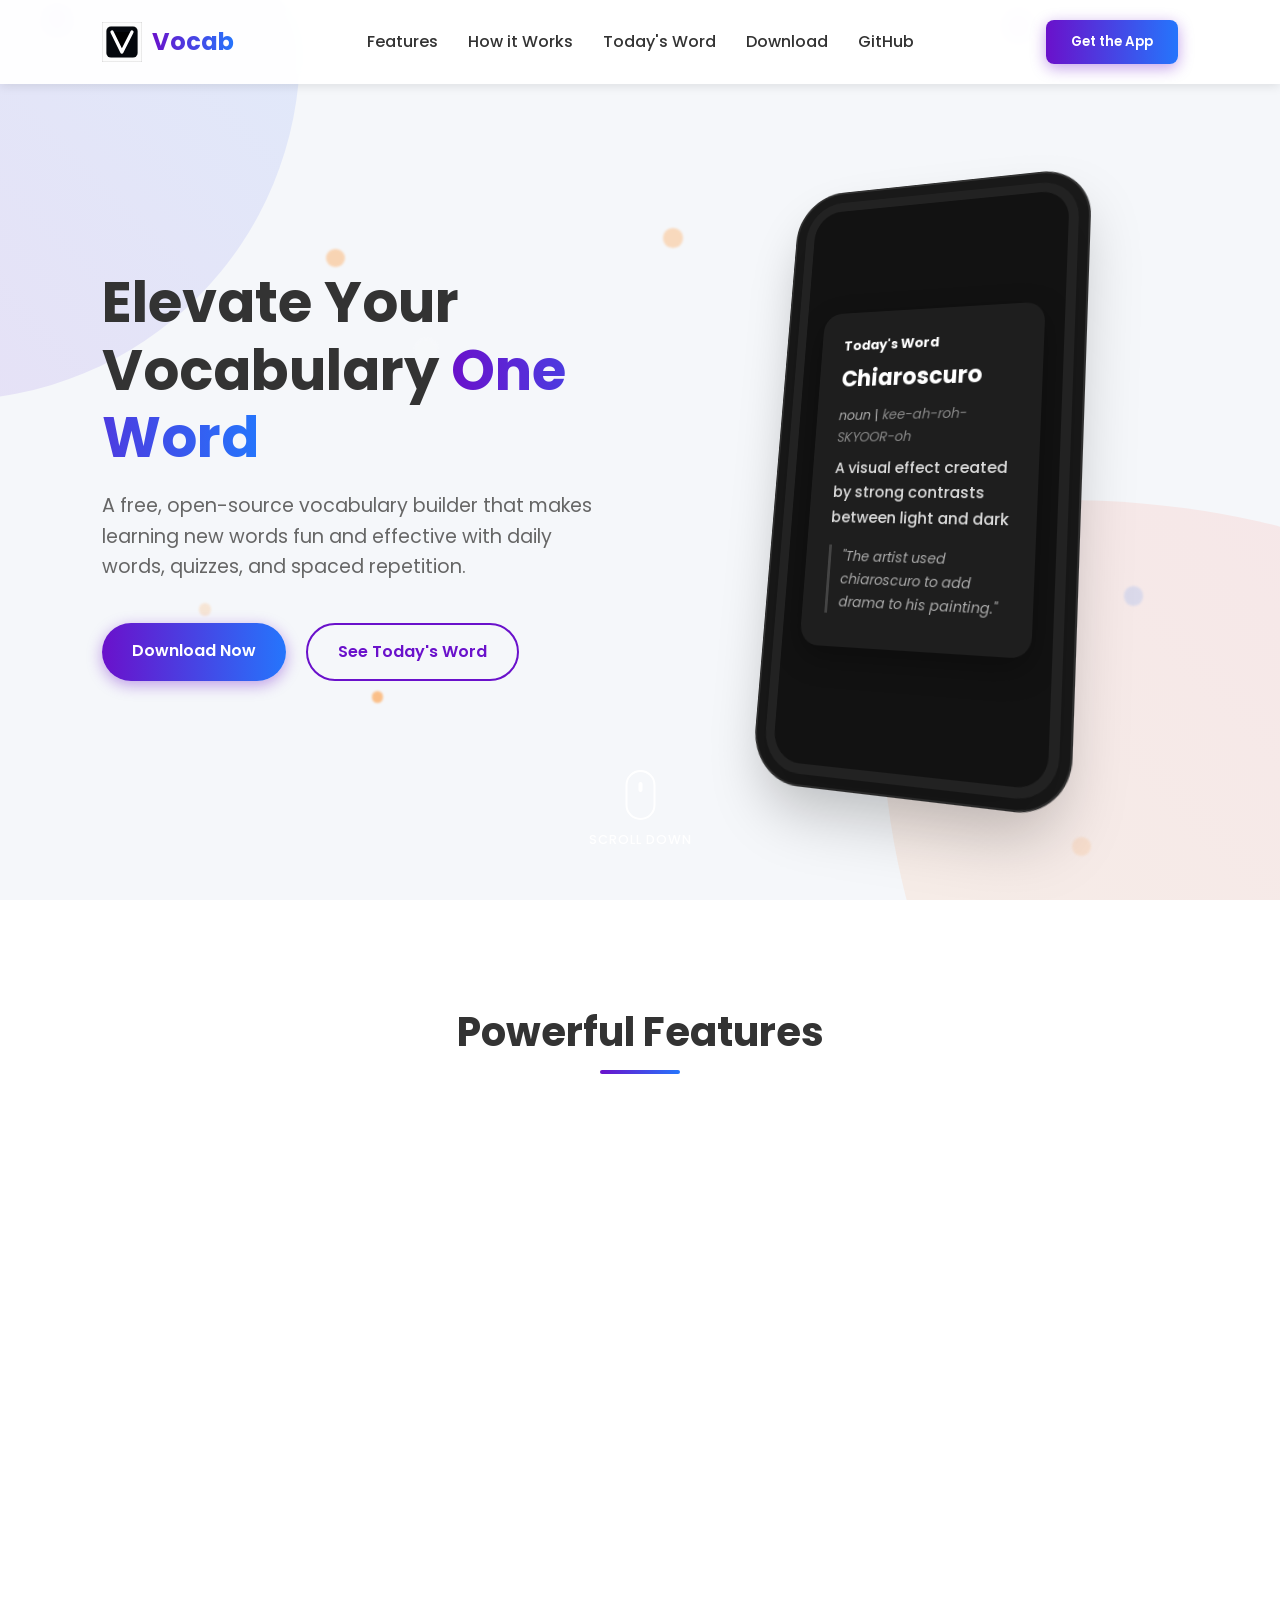
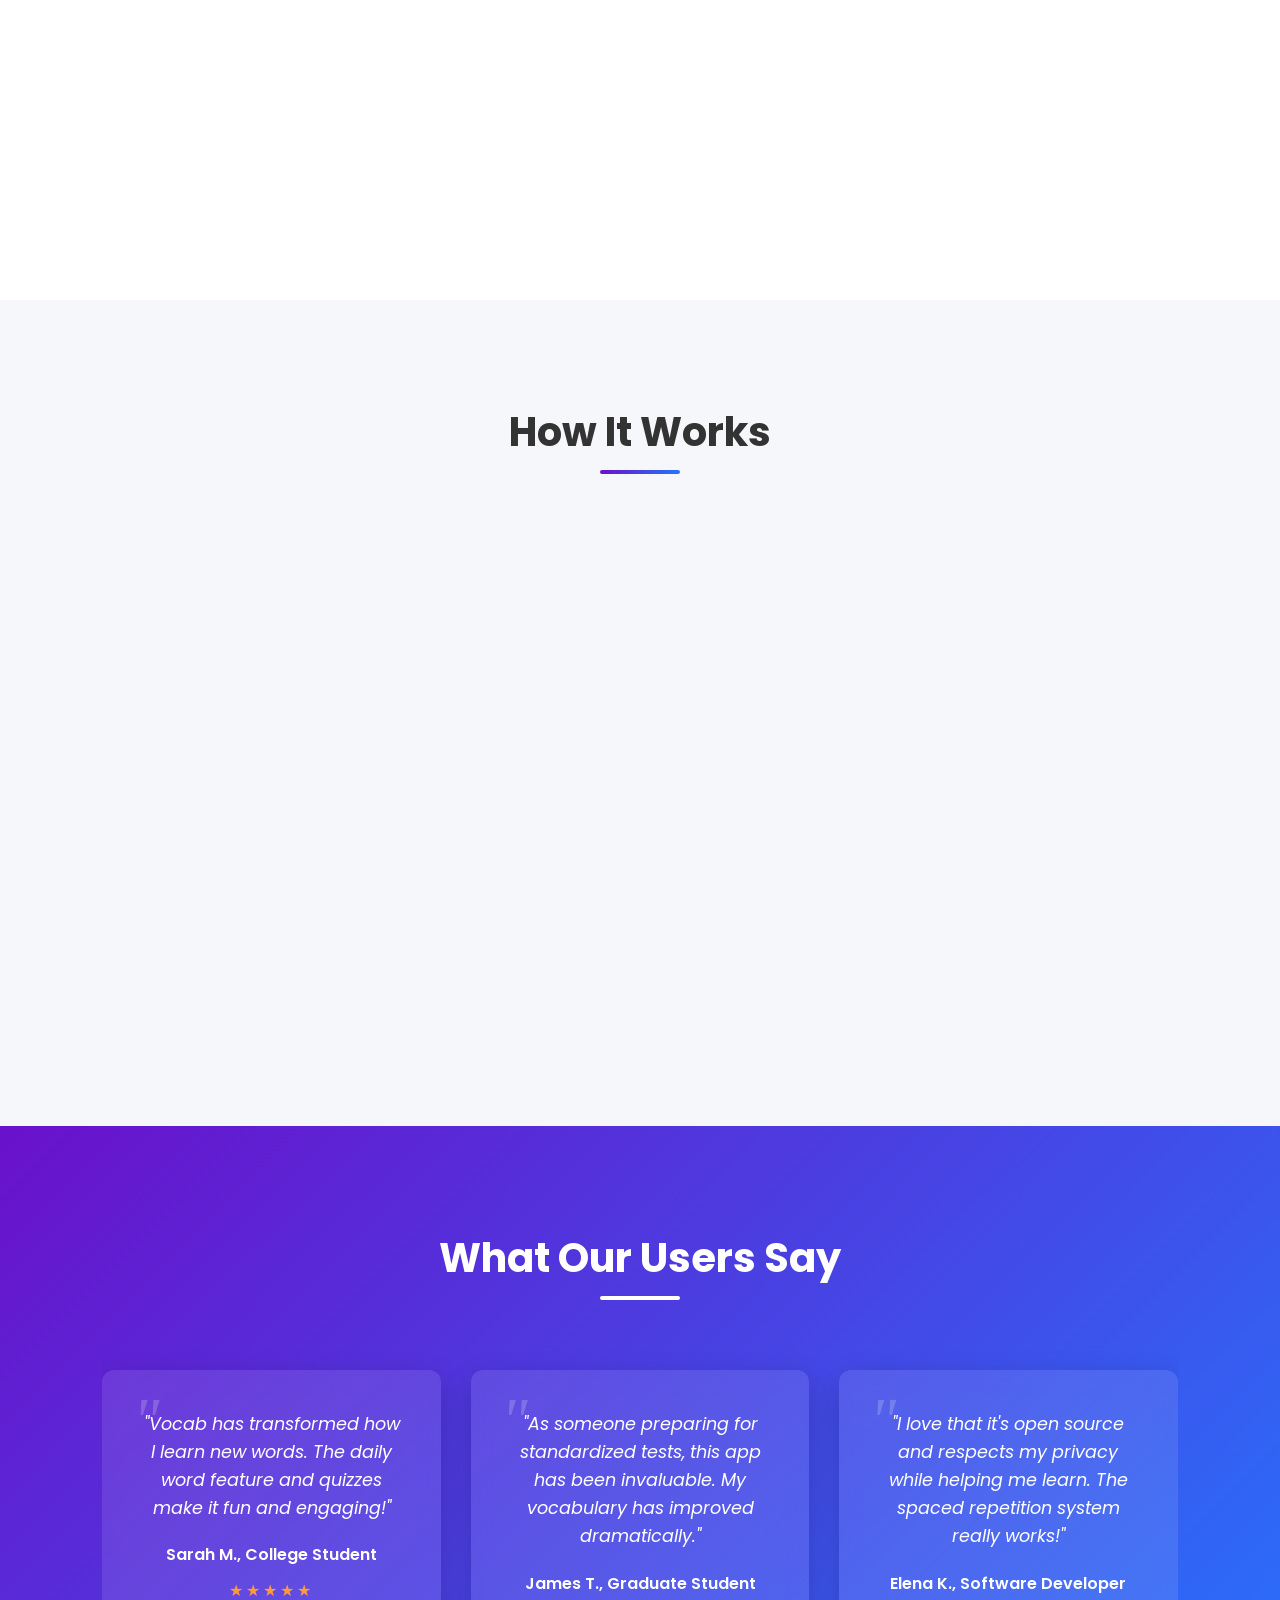
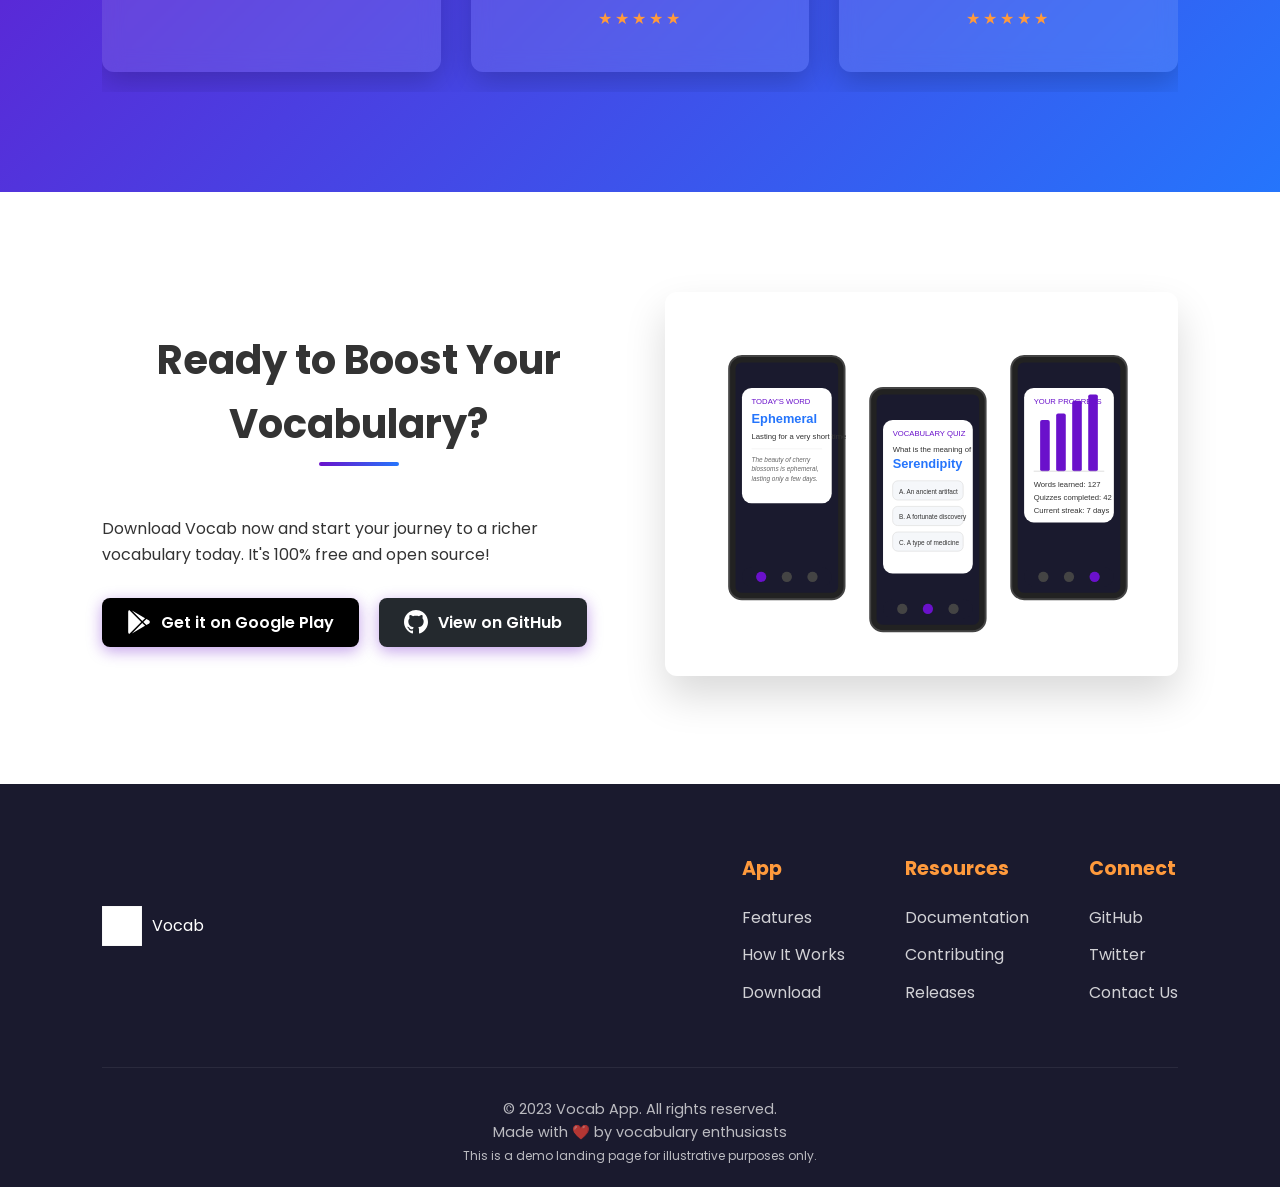
<file: index.html>
<!DOCTYPE html>
<html lang="en">
<head>
    <meta charset="UTF-8">
    <meta name="viewport" content="width=device-width, initial-scale=1.0">
    <title>Vocab - Boost Your Vocabulary Daily</title>
    <link rel="stylesheet" href="styles.css">
    <link rel="icon" href="v-bold.svg" type="image/svg+xml">
    <link rel="preconnect" href="https://fonts.googleapis.com">
    <link rel="preconnect" href="https://fonts.gstatic.com" crossorigin>
    <link href="https://fonts.googleapis.com/css2?family=Poppins:wght@300;400;500;600;700&display=swap" rel="stylesheet">
    <link rel="stylesheet" href="https://unpkg.com/aos@next/dist/aos.css" />
</head>
<body>
    <header>
        <nav>
            <div class="logo">
                <img src="v-bold.svg" alt="Vocab Logo">
                <span>Vocab</span>
            </div>
            <div class="nav-links">
                <a href="#features">Features</a>
                <a href="#how-it-works">How it Works</a>
                <a href="word-of-day.html">Today's Word</a>
                <a href="#download">Download</a>
                <a href="https://github.com/Eccys/vocab-boost" class="github-link">GitHub</a>
            </div>
            <button class="download-btn" onclick="window.location.href='#download'">Get the App</button>
        </nav>
    </header>

    <section class="hero">
        <div class="hero-content">
            <h1>Elevate Your Vocabulary <span class="gradient-text">One Word at a Time</span></h1>
            <p class="subtitle">A free, open-source vocabulary builder that makes learning new words fun and effective with daily words, quizzes, and spaced repetition.</p>
            <div class="cta-buttons">
                <a href="#download" class="primary-btn">Download Now</a>
                <a href="word-of-day.html" class="secondary-btn">See Today's Word</a>
            </div>
        </div>
        <div class="hero-image">
            <div class="phone-mockup">
                <div class="phone-frame">
                    <div class="app-screenshot">
                        <div class="app-content">
                            <div class="word-card">
                                <h3>Today's Word</h3>
                                <h2>Chiaroscuro</h2>
                                <p><em>noun</em> | <span class="pronunciation">kee-ah-roh-SKYOOR-oh</span></p>
                                <p class="definition">A visual effect created by strong contrasts between light and dark</p>
                                <div class="example">
                                    <p>"The artist used chiaroscuro to add drama to his painting."</p>
                                </div>
                            </div>
                        </div>
                    </div>
                </div>
            </div>
        </div>
        <div class="shape shape1"></div>
        <div class="shape shape2"></div>
    </section>

    <section id="features" class="features">
        <h2 class="section-title">Powerful Features</h2>
        <div class="features-grid">
            <div class="feature-card" data-aos="fade-up">
                <div class="feature-icon">
                    <svg xmlns="http://www.w3.org/2000/svg" viewBox="0 0 24 24" width="48" height="48"><path fill="none" d="M0 0h24v24H0z"/><path d="M12 2c5.52 0 10 4.48 10 10s-4.48 10-10 10S2 17.52 2 12 6.48 2 12 2zm0 18c4.42 0 8-3.58 8-8s-3.58-8-8-8-8 3.58-8 8 3.58 8 8 8zm5-9h-4V7h-2v4H7v2h4v4h2v-4h4v-2z"/></svg>
                </div>
                <h3>Daily Word</h3>
                <p>Learn a new vocabulary word every day with comprehensive definitions, examples, and usage contexts.</p>
            </div>
            <div class="feature-card" data-aos="fade-up" data-aos-delay="100">
                <div class="feature-icon">
                    <svg xmlns="http://www.w3.org/2000/svg" viewBox="0 0 24 24" width="48" height="48"><path fill="none" d="M0 0h24v24H0z"/><path d="M4 4h16a2 2 0 0 1 2 2v12a2 2 0 0 1-2 2H4a2 2 0 0 1-2-2V6a2 2 0 0 1 2-2zm0 2v12h16V6H4zm3 3h2v6H7V9zm4 0h2v6h-2V9zm4 0h2v6h-2V9z"/></svg>
                </div>
                <h3>Interactive Quizzes</h3>
                <p>Test your knowledge with customizable quizzes based on your learning history.</p>
            </div>
            <div class="feature-card" data-aos="fade-up" data-aos-delay="200">
                <div class="feature-icon">
                    <svg xmlns="http://www.w3.org/2000/svg" viewBox="0 0 24 24" width="48" height="48"><path fill="none" d="M0 0h24v24H0z"/><path d="M12 22C6.477 22 2 17.523 2 12S6.477 2 12 2s10 4.477 10 10-4.477 10-10 10zm0-2a8 8 0 1 0 0-16 8 8 0 0 0 0 16zm1-8h4v2h-6V7h2v5z"/></svg>
                </div>
                <h3>Spaced Repetition</h3>
                <p>Advanced algorithm that optimizes vocabulary retention by scheduling reviews at optimal intervals.</p>
            </div>
            <div class="feature-card" data-aos="fade-up" data-aos-delay="300">
                <div class="feature-icon">
                    <svg xmlns="http://www.w3.org/2000/svg" viewBox="0 0 24 24" width="48" height="48"><path fill="none" d="M0 0h24v24H0z"/><path d="M5 3v16h16v2H3V3h2zm15.293 3.293l1.414 1.414L16 13.414l-3-2.999-4.293 4.292-1.414-1.414L13 7.586l3 2.999 4.293-4.292z"/></svg>
                </div>
                <h3>Progress Tracking</h3>
                <p>Detailed statistics to monitor your learning progress over time and stay motivated.</p>
            </div>
            <div class="feature-card" data-aos="fade-up" data-aos-delay="400">
                <div class="feature-icon">
                    <svg xmlns="http://www.w3.org/2000/svg" viewBox="0 0 24 24" width="48" height="48"><path fill="none" d="M0 0h24v24H0z"/><path d="M17 18v-2h.5a3.5 3.5 0 1 0-2.5-5.95V10a2 2 0 0 0-4 0v-.5a3.5 3.5 0 1 0-3.5 3.5H8v5H3v2h18v-2h-4zm-8-2v-3h-.5a1.5 1.5 0 1 1 1.5-1.5v1.5h2v3h3v-3h-.5a1.5 1.5 0 1 1 1.5-1.5v1.5h2v3h3v-3h-.5a3.5 3.5 0 1 0-3.5 3.5H16v2H8v-2z"/></svg>
                </div>
                <h3>Cross-Device Sync</h3>
                <p>Seamlessly sync your progress, bookmarks, and settings across multiple devices.</p>
            </div>
            <div class="feature-card" data-aos="fade-up" data-aos-delay="500">
                <div class="feature-icon">
                    <svg xmlns="http://www.w3.org/2000/svg" viewBox="0 0 24 24" width="48" height="48"><path fill="none" d="M0 0h24v24H0z"/><path d="M3 3h18a1 1 0 0 1 1 1v16a1 1 0 0 1-1 1H3a1 1 0 0 1-1-1V4a1 1 0 0 1 1-1zm17 8H4v8h16v-8zm0-2V5H4v4h16zm-5-3h4v2h-6V7h2v5z"/></svg>
                </div>
                <h3>Offline Mode</h3>
                <p>Full functionality available without internet connection for learning anytime, anywhere.</p>
            </div>
        </div>
    </section>

    <section id="how-it-works" class="how-it-works">
        <h2 class="section-title">How It Works</h2>
        <div class="steps">
            <div class="step" data-aos="fade-right">
                <div class="step-number">1</div>
                <div class="step-content">
                    <h3>Learn a New Word Daily</h3>
                    <p>Start each day with a new vocabulary word, complete with definition, pronunciation, and usage examples.</p>
                </div>
            </div>
            <div class="step" data-aos="fade-right" data-aos-delay="100">
                <div class="step-number">2</div>
                <div class="step-content">
                    <h3>Test Your Knowledge</h3>
                    <p>Take quizzes to reinforce your learning and commit words to long-term memory.</p>
                </div>
            </div>
            <div class="step" data-aos="fade-right" data-aos-delay="200">
                <div class="step-number">3</div>
                <div class="step-content">
                    <h3>Review at Optimal Times</h3>
                    <p>Our spaced repetition algorithm schedules reviews when you're most likely to forget, optimizing your retention.</p>
                </div>
            </div>
            <div class="step" data-aos="fade-right" data-aos-delay="300">
                <div class="step-number">4</div>
                <div class="step-content">
                    <h3>Track Your Progress</h3>
                    <p>Monitor your learning journey with detailed statistics and visualizations of your growing vocabulary.</p>
                </div>
            </div>
        </div>
    </section>

    <section class="testimonials">
        <h2 class="section-title">What Our Users Say</h2>
        <div class="testimonial-slider">
            <div class="testimonial">
                <div class="quote">"Vocab has transformed how I learn new words. The daily word feature and quizzes make it fun and engaging!"</div>
                <div class="author">Sarah M., College Student</div>
                <div class="rating">★★★★★</div>
            </div>
            <div class="testimonial">
                <div class="quote">"As someone preparing for standardized tests, this app has been invaluable. My vocabulary has improved dramatically."</div>
                <div class="author">James T., Graduate Student</div>
                <div class="rating">★★★★★</div>
            </div>
            <div class="testimonial">
                <div class="quote">"I love that it's open source and respects my privacy while helping me learn. The spaced repetition system really works!"</div>
                <div class="author">Elena K., Software Developer</div>
                <div class="rating">★★★★★</div>
            </div>
        </div>
    </section>

    <section id="download" class="download">
        <div class="download-content">
            <h2 class="section-title">Ready to Boost Your Vocabulary?</h2>
            <p>Download Vocab now and start your journey to a richer vocabulary today. It's 100% free and open source!</p>
            <div class="download-buttons">
                <a href="#" class="download-btn google-play">
                    <img src="images/google-play.svg" alt="Google Play">
                    <span>Get it on Google Play</span>
                </a>
                <a href="https://github.com/Eccys/vocab-boost" class="download-btn github">
                    <img src="images/github.svg" alt="GitHub">
                    <span>View on GitHub</span>
                </a>
            </div>
        </div>
        <div class="download-image">
            <img src="images/app-screens.svg" alt="Vocab App Screenshots">
        </div>
    </section>

    <footer>
        <div class="footer-content">
            <div class="footer-logo">
                <img src="v-bold.svg" alt="Vocab Logo">
                <span>Vocab</span>
            </div>
            <div class="footer-links">
                <div class="footer-column">
                    <h4>App</h4>
                    <a href="#features">Features</a>
                    <a href="#how-it-works">How It Works</a>
                    <a href="#download">Download</a>
                </div>
                <div class="footer-column">
                    <h4>Resources</h4>
                    <a href="https://github.com/Eccys/vocab-boost#readme">Documentation</a>
                    <a href="https://github.com/Eccys/vocab-boost/blob/stable/CONTRIBUTING.md">Contributing</a>
                    <a href="https://github.com/Eccys/vocab-boost/releases">Releases</a>
                </div>
                <div class="footer-column">
                    <h4>Connect</h4>
                    <a href="https://github.com/Eccys/vocab-boost">GitHub</a>
                    <a href="#">Twitter</a>
                    <a href="mailto:help.vocabboost@gmail.com">Contact Us</a>
                </div>
            </div>
        </div>
        <div class="footer-bottom">
            <p>&copy; 2023 Vocab App. All rights reserved.</p>
            <p>Made with ❤️ by vocabulary enthusiasts</p>
            <p><small>This is a demo landing page for illustrative purposes only.</small></p>
        </div>
    </footer>

    <script src="https://unpkg.com/aos@next/dist/aos.js"></script>
    <script src="app.js"></script>
</body>
</html>
</file>
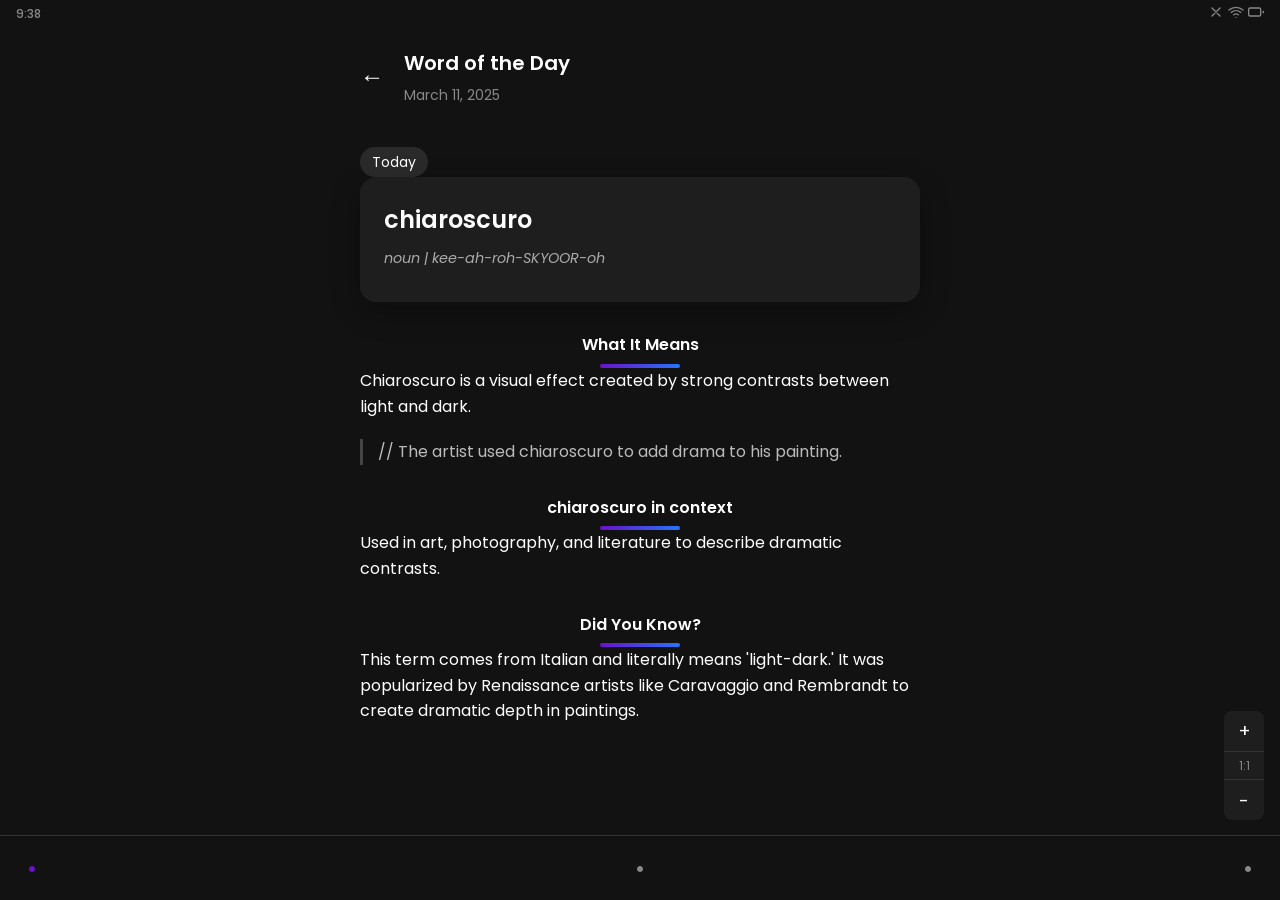
<file: word-of-day.html>
<!DOCTYPE html>
<html lang="en">
<head>
    <meta charset="UTF-8">
    <meta name="viewport" content="width=device-width, initial-scale=1.0">
    <title>Word of the Day - Vocab</title>
    <link rel="stylesheet" href="styles.css">
    <link rel="icon" href="v-bold.svg" type="image/svg+xml">
    <link rel="preconnect" href="https://fonts.googleapis.com">
    <link rel="preconnect" href="https://fonts.gstatic.com" crossorigin>
    <link href="https://fonts.googleapis.com/css2?family=Poppins:wght@300;400;500;600;700&display=swap" rel="stylesheet">
    <style>
        body {
            background-color: #121212;
            color: #fff;
            font-family: 'Poppins', sans-serif;
            margin: 0;
            padding: 0;
        }
        
        .container {
            max-width: 600px;
            margin: 0 auto;
            padding: 20px;
        }
        
        .top-bar {
            display: flex;
            align-items: center;
            margin-bottom: 20px;
        }
        
        .back-button {
            background: none;
            border: none;
            color: white;
            font-size: 24px;
            cursor: pointer;
            margin-right: 20px;
        }
        
        .page-title {
            font-size: 20px;
            font-weight: 600;
            margin: 0;
        }
        
        .date {
            color: #888;
            font-size: 14px;
            margin-top: 5px;
        }
        
        .tag {
            display: inline-block;
            background-color: rgba(255, 255, 255, 0.1);
            padding: 4px 12px;
            border-radius: 20px;
            font-size: 14px;
            margin-top: 20px;
        }
        
        .word-card {
            background-color: #1E1E1E;
            border-radius: 16px;
            padding: 24px;
            margin-bottom: 20px;
        }
        
        .word {
            font-size: 32px;
            font-weight: 600;
            margin: 0;
            margin-bottom: 8px;
        }
        
        .pronunciation {
            color: #AAA;
            font-size: 16px;
            margin: 0;
            margin-bottom: 20px;
        }
        
        .phonetic {
            font-style: italic;
        }
        
        .section-title {
            font-size: 16px;
            font-weight: 600;
            margin-top: 30px;
            margin-bottom: 10px;
        }
        
        .definition {
            font-size: 16px;
            line-height: 1.6;
            margin: 0;
            margin-bottom: 20px;
        }
        
        .example {
            font-size: 16px;
            line-height: 1.6;
            margin: 0;
            padding-left: 15px;
            border-left: 3px solid #444;
            color: #BBB;
            margin-bottom: 20px;
        }
        
        .footer-buttons {
            display: flex;
            justify-content: space-between;
            position: fixed;
            bottom: 0;
            left: 0;
            right: 0;
            padding: 16px;
            background-color: #121212;
            border-top: 1px solid #333;
        }
        
        .nav-button {
            background: none;
            border: none;
            color: #888;
            font-size: 24px;
            cursor: pointer;
            width: 32px;
            height: 32px;
            display: flex;
            align-items: center;
            justify-content: center;
        }
        
        .active {
            color: #6a11cb;
        }
        
        .zoom-controls {
            position: fixed;
            right: 16px;
            bottom: 80px;
            display: flex;
            flex-direction: column;
            background-color: #1E1E1E;
            border-radius: 8px;
            overflow: hidden;
        }
        
        .zoom-button {
            background: none;
            border: none;
            color: white;
            font-size: 18px;
            cursor: pointer;
            width: 40px;
            height: 40px;
            display: flex;
            align-items: center;
            justify-content: center;
        }
        
        .divider {
            width: 100%;
            height: 1px;
            background-color: #333;
        }
        
        .font-size-indicator {
            font-size: 12px;
            color: #888;
            text-align: center;
            padding: 4px 0;
        }
        
        .status-bar {
            display: flex;
            justify-content: space-between;
            padding: 4px 16px;
            background-color: #121212;
            font-size: 12px;
            color: #888;
        }
        
        .time {
            font-weight: 500;
        }
        
        .icons {
            display: flex;
            gap: 4px;
        }
    </style>
</head>
<body>
    <div class="status-bar">
        <div class="time">9:38</div>
        <div class="icons">
            <!-- Signal icon -->
            <svg xmlns="http://www.w3.org/2000/svg" width="16" height="16" viewBox="0 0 24 24" fill="none" stroke="currentColor" stroke-width="2" stroke-linecap="round" stroke-linejoin="round"><path d="M6 18L18 6M6 6l12 12"></path></svg>
            <!-- WiFi icon -->
            <svg xmlns="http://www.w3.org/2000/svg" width="16" height="16" viewBox="0 0 24 24" fill="none" stroke="currentColor" stroke-width="2" stroke-linecap="round" stroke-linejoin="round"><path d="M5 12.55a11 11 0 0 1 14.08 0"></path><path d="M1.42 9a16 16 0 0 1 21.16 0"></path><path d="M8.53 16.11a6 6 0 0 1 6.95 0"></path><line x1="12" y1="20" x2="12.01" y2="20"></line></svg>
            <!-- Battery icon -->
            <svg xmlns="http://www.w3.org/2000/svg" width="16" height="16" viewBox="0 0 24 24" fill="none" stroke="currentColor" stroke-width="2" stroke-linecap="round" stroke-linejoin="round"><rect x="1" y="6" width="18" height="12" rx="2" ry="2"></rect><line x1="23" y1="13" x2="23" y2="11"></line></svg>
        </div>
    </div>

    <div class="container">
        <div class="top-bar">
            <button class="back-button">←</button>
            <div>
                <h1 class="page-title">Word of the Day</h1>
                <div class="date">March 11, 2025</div>
            </div>
        </div>

        <div class="tag">Today</div>

        <div class="word-card">
            <h2 class="word">chiaroscuro</h2>
            <p class="pronunciation">noun | <span class="phonetic">kee-ah-roh-SKYOOR-oh</span></p>
        </div>

        <div class="section-title">What It Means</div>
        <p class="definition">Chiaroscuro is a visual effect created by strong contrasts between light and dark.</p>
        <p class="example">// The artist used chiaroscuro to add drama to his painting.</p>

        <div class="section-title">chiaroscuro in context</div>
        <p class="definition">Used in art, photography, and literature to describe dramatic contrasts.</p>

        <div class="section-title">Did You Know?</div>
        <p class="definition">This term comes from Italian and literally means 'light-dark.' It was popularized by Renaissance artists like Caravaggio and Rembrandt to create dramatic depth in paintings.</p>

        <div style="height: 120px;"></div> <!-- Spacer for footer -->
    </div>

    <div class="footer-buttons">
        <button class="nav-button active">•</button>
        <button class="nav-button">•</button>
        <button class="nav-button">•</button>
    </div>

    <div class="zoom-controls">
        <button class="zoom-button">+</button>
        <div class="divider"></div>
        <div class="font-size-indicator">1:1</div>
        <div class="divider"></div>
        <button class="zoom-button">-</button>
    </div>

    <script>
        document.querySelector('.back-button').addEventListener('click', function() {
            window.location.href = 'index.html';
        });

        (function() {
            const zoomButtons = document.querySelectorAll('.zoom-button');
            const indicator = document.querySelector('.font-size-indicator');
            const definitions = document.querySelectorAll('.definition, .example');
            let scale = 1.0;

            function applyZoom() {
                definitions.forEach(function(el) {
                    el.style.fontSize = (16 * scale).toFixed(1) + 'px';
                });
                if (indicator) {
                    indicator.textContent = scale === 1.0 ? '1:1' : scale.toFixed(1) + 'x';
                }
            }

            if (zoomButtons.length >= 2) {
                zoomButtons[0].addEventListener('click', function() {
                    if (scale < 1.5) {
                        scale = Math.round((scale + 0.1) * 10) / 10;
                        applyZoom();
                    }
                });
                zoomButtons[1].addEventListener('click', function() {
                    if (scale > 0.8) {
                        scale = Math.round((scale - 0.1) * 10) / 10;
                        applyZoom();
                    }
                });
            }

            const dailyWords = [
                {
                    word: 'chiaroscuro',
                    pos: 'noun',
                    phonetic: 'kee-ah-roh-SKYOOR-oh',
                    meaning: 'Chiaroscuro is a visual effect created by strong contrasts between light and dark.',
                    example: '// The artist used chiaroscuro to add drama to his painting.',
                    contextTitle: 'chiaroscuro in context',
                    context: 'Used in art, photography, and literature to describe dramatic contrasts.',
                    didYouKnow: "This term comes from Italian and literally means 'light-dark.' It was popularized by Renaissance artists like Caravaggio and Rembrandt to create dramatic depth in paintings."
                },
                {
                    word: 'ephemeral',
                    pos: 'adjective',
                    phonetic: 'ih-FEM-er-uhl',
                    meaning: 'Ephemeral describes something that lasts for a very short time.',
                    example: '// The beauty of cherry blossoms is ephemeral, lasting only a few days.',
                    contextTitle: 'ephemeral in context',
                    context: 'Often used to describe fleeting natural phenomena, trends, or digital media.',
                    didYouKnow: "Derived from the Greek word 'ephemeros,' meaning 'lasting only one day,' originally referring to short-lived insects like mayflies."
                },
                {
                    word: 'serendipity',
                    pos: 'noun',
                    phonetic: 'ser-uhn-DIP-ih-tee',
                    meaning: 'Serendipity is the occurrence of events by chance in a happy or beneficial way.',
                    example: '// Finding that rare book in a small shop was pure serendipity.',
                    contextTitle: 'serendipity in context',
                    context: 'Commonly used when describing fortunate scientific discoveries or unexpected life events.',
                    didYouKnow: "Coined by Horace Walpole in 1754 from the Persian fairy tale 'The Three Princes of Serendip,' whose heroes were always making discoveries by accidents and sagacity."
                }
            ];

            const navButtons = document.querySelectorAll('.nav-button');
            const wordHeading = document.querySelector('.word-card .word');
            const wordPronunciation = document.querySelector('.word-card .pronunciation');
            const sectionTitles = document.querySelectorAll('.section-title');
            const exampleEl = document.querySelector('.example');

            navButtons.forEach(function(btn, idx) {
                btn.addEventListener('click', function() {
                    const entry = dailyWords[idx % dailyWords.length];
                    navButtons.forEach(function(b) { b.classList.remove('active'); });
                    btn.classList.add('active');
                    if (wordHeading) wordHeading.textContent = entry.word;
                    if (wordPronunciation) {
                        wordPronunciation.innerHTML = entry.pos + ' | <span class="phonetic">' + entry.phonetic + '</span>';
                    }
                    if (definitions.length >= 3) {
                        definitions[0].textContent = entry.meaning;
                        definitions[1].textContent = entry.context;
                        definitions[2].textContent = entry.didYouKnow;
                    }
                    if (exampleEl) exampleEl.textContent = entry.example;
                    if (sectionTitles.length >= 2) {
                        sectionTitles[1].textContent = entry.contextTitle;
                    }
                });
            });
        })();
    </script>
</body>
</html>
</file>
<file: styles.css>
/* Base Styles */
:root {
    --primary-color: #6a11cb;
    --secondary-color: #2575fc;
    --accent-color: #ff9a3c;
    --text-color: #333;
    --light-text: #ffffff;
    --dark-bg: #1a1a2e;
    --light-bg: #f5f7fa;
    --card-bg: #ffffff;
    --shadow: 0 10px 30px rgba(0, 0, 0, 0.1);
    --border-radius: 12px;
    --transition: all 0.3s ease;
}

* {
    margin: 0;
    padding: 0;
    box-sizing: border-box;
}

html {
    scroll-behavior: smooth;
}

body {
    font-family: 'Poppins', sans-serif;
    color: var(--text-color);
    background-color: var(--light-bg);
    overflow-x: hidden;
    line-height: 1.6;
}

a {
    text-decoration: none;
    color: inherit;
}

button {
    cursor: pointer;
    font-family: inherit;
    border: none;
    outline: none;
}

section {
    padding: 100px 8%;
    position: relative;
}

.section-title {
    font-size: 2.5rem;
    text-align: center;
    margin-bottom: 60px;
    position: relative;
    z-index: 1;
}

.section-title::after {
    content: '';
    position: absolute;
    bottom: -10px;
    left: 50%;
    transform: translateX(-50%);
    width: 80px;
    height: 4px;
    background: linear-gradient(90deg, var(--primary-color), var(--secondary-color));
    border-radius: 2px;
}

/* Header and Navigation */
header {
    position: fixed;
    top: 0;
    left: 0;
    width: 100%;
    z-index: 1000;
    background-color: rgba(255, 255, 255, 0.95);
    box-shadow: 0 2px 10px rgba(0, 0, 0, 0.1);
    backdrop-filter: blur(10px);
}

nav {
    display: flex;
    justify-content: space-between;
    align-items: center;
    padding: 20px 8%;
}

.logo {
    display: flex;
    align-items: center;
    gap: 10px;
}

.logo img {
    height: 40px;
    width: auto;
}

.logo span {
    font-size: 1.5rem;
    font-weight: 700;
    background: linear-gradient(90deg, var(--primary-color), var(--secondary-color));
    -webkit-background-clip: text;
    background-clip: text;
    color: transparent;
}

.nav-links {
    display: flex;
    gap: 30px;
}

.nav-links a {
    font-weight: 500;
    transition: var(--transition);
    position: relative;
}

.nav-links a::after {
    content: '';
    position: absolute;
    width: 0;
    height: 2px;
    bottom: -4px;
    left: 0;
    background-color: var(--primary-color);
    transition: var(--transition);
}

.nav-links a:hover::after {
    width: 100%;
}

.github-link {
    display: flex;
    align-items: center;
    gap: 5px;
}

.download-btn {
    background: linear-gradient(90deg, var(--primary-color), var(--secondary-color));
    color: white;
    padding: 10px 20px;
    border-radius: 30px;
    font-weight: 600;
    transition: var(--transition);
    box-shadow: 0 4px 15px rgba(106, 17, 203, 0.4);
    border: none;
}

.download-btn:hover {
    transform: translateY(-3px);
    box-shadow: 0 7px 20px rgba(106, 17, 203, 0.5);
}

/* Hero Section */
.hero {
    padding-top: 150px;
    min-height: 100vh;
    display: grid;
    grid-template-columns: 1fr 1fr;
    align-items: center;
    gap: 50px;
    overflow: hidden;
}

.hero-content {
    z-index: 2;
}

.hero h1 {
    font-size: 3.5rem;
    line-height: 1.2;
    margin-bottom: 20px;
}

.gradient-text {
    background: linear-gradient(90deg, var(--primary-color), var(--secondary-color));
    -webkit-background-clip: text;
    background-clip: text;
    color: transparent;
}

.subtitle {
    font-size: 1.2rem;
    margin-bottom: 40px;
    color: #666;
}

.cta-buttons {
    display: flex;
    gap: 20px;
}

.primary-btn {
    background: linear-gradient(90deg, var(--primary-color), var(--secondary-color));
    color: white;
    padding: 15px 30px;
    border-radius: 30px;
    font-weight: 600;
    transition: var(--transition);
    box-shadow: 0 4px 15px rgba(106, 17, 203, 0.4);
    font-size: 1rem;
}

.primary-btn:hover {
    transform: translateY(-3px);
    box-shadow: 0 10px 20px rgba(106, 17, 203, 0.5);
}

.secondary-btn {
    background: transparent;
    color: var(--primary-color);
    padding: 14px 30px;
    border-radius: 30px;
    font-weight: 600;
    transition: var(--transition);
    border: 2px solid var(--primary-color);
    font-size: 1rem;
}

.secondary-btn:hover {
    background-color: rgba(106, 17, 203, 0.1);
    transform: translateY(-3px);
}

.hero-image {
    position: relative;
    z-index: 2;
    display: flex;
    justify-content: center;
    perspective: 1000px;
}

.phone-mockup {
    transform: rotateY(-20deg) rotateX(10deg);
    transform-style: preserve-3d;
    transition: var(--transition);
    animation: float 6s ease-in-out infinite;
}

.phone-mockup:hover {
    transform: rotateY(-15deg) rotateX(5deg) scale(1.05);
}

.phone-frame {
    width: 300px;
    height: 600px;
    background-color: #222;
    border-radius: 40px;
    padding: 10px;
    box-shadow: 
        0 30px 60px rgba(0, 0, 0, 0.25),
        0 0 0 10px #1a1a1a,
        0 0 0 12px #333;
    position: relative;
    overflow: hidden;
}

.app-screenshot {
    width: 100%;
    height: 100%;
    border-radius: 30px;
    background: #121212;
    overflow: hidden;
    position: relative;
}

.app-content {
    padding: 20px;
    display: flex;
    flex-direction: column;
    align-items: center;
    justify-content: center;
    height: 100%;
}

.word-card {
    background: #1E1E1E;
    padding: 25px;
    border-radius: 20px;
    width: 100%;
    box-shadow: 0 10px 30px rgba(0, 0, 0, 0.3);
    animation: fadeInUp 1s;
    transition: opacity 0.5s ease, transform 0.5s ease;
}

.word-card h3 {
    font-size: 0.9rem;
    color: #fff;
    margin-bottom: 5px;
}

.word-card h2 {
    font-size: 1.5rem;
    margin-bottom: 8px;
    color: #fff;
}

.word-card p {
    font-size: 0.9rem;
    margin-bottom: 8px;
    color: #aaa;
}

.pronunciation {
    color: #888;
    font-style: italic;
}

.word-card .definition {
    font-size: 1rem;
    font-weight: 500;
    margin-bottom: 15px;
    color: #ddd;
}

.word-card .example {
    font-size: 0.85rem;
    color: #888;
    font-style: italic;
    border-left: 3px solid #444;
    padding-left: 12px;
}

.shape {
    position: absolute;
    border-radius: 30% 70% 70% 30% / 30% 30% 70% 70%;
    z-index: 0;
}

.shape1 {
    background: linear-gradient(45deg, rgba(106, 17, 203, 0.1), rgba(37, 117, 252, 0.1));
    width: 500px;
    height: 500px;
    top: -100px;
    left: -200px;
    animation: morphShape 20s linear infinite alternate;
}

.shape2 {
    background: linear-gradient(45deg, rgba(255, 154, 60, 0.1), rgba(255, 80, 80, 0.1));
    width: 600px;
    height: 600px;
    bottom: -200px;
    right: -200px;
    animation: morphShape 25s linear infinite alternate;
    animation-delay: -10s;
}

/* Features Section */
.features {
    background-color: #fff;
}

.features-grid {
    display: grid;
    grid-template-columns: repeat(auto-fit, minmax(300px, 1fr));
    gap: 30px;
    max-width: 1200px;
    margin: 0 auto;
}

.feature-card {
    background: #ffffff;
    border-radius: var(--border-radius);
    padding: 40px 30px;
    box-shadow: var(--shadow);
    transition: var(--transition);
    text-align: center;
    position: relative;
    z-index: 1;
    overflow: hidden;
}

.feature-card:hover {
    transform: translateY(-10px);
    box-shadow: 0 20px 40px rgba(0, 0, 0, 0.15);
}

.feature-card::before {
    content: '';
    position: absolute;
    top: 0;
    left: 0;
    width: 100%;
    height: 5px;
    background: linear-gradient(90deg, var(--primary-color), var(--secondary-color));
    z-index: 1;
}

.feature-icon {
    margin-bottom: 25px;
    background: rgba(106, 17, 203, 0.1);
    width: 80px;
    height: 80px;
    border-radius: 50%;
    display: flex;
    align-items: center;
    justify-content: center;
    margin: 0 auto 25px;
}

.feature-icon svg {
    fill: var(--primary-color);
}

.feature-card h3 {
    font-size: 1.3rem;
    margin-bottom: 15px;
    color: var(--text-color);
}

.feature-card p {
    color: #666;
}

/* How It Works Section */
.how-it-works {
    background-color: var(--light-bg);
}

.steps {
    max-width: 800px;
    margin: 0 auto;
}

.step {
    display: flex;
    margin-bottom: 50px;
    position: relative;
}

.step:last-child {
    margin-bottom: 0;
}

.step-number {
    background: linear-gradient(135deg, var(--primary-color), var(--secondary-color));
    color: white;
    width: 60px;
    height: 60px;
    border-radius: 50%;
    display: flex;
    align-items: center;
    justify-content: center;
    font-size: 1.5rem;
    font-weight: 700;
    margin-right: 30px;
    flex-shrink: 0;
    position: relative;
    z-index: 2;
    box-shadow: 0 10px 20px rgba(106, 17, 203, 0.3);
}

.step:not(:last-child)::after {
    content: '';
    position: absolute;
    top: 60px;
    left: 30px;
    width: 2px;
    height: calc(100% - 30px);
    background: linear-gradient(to bottom, var(--secondary-color), rgba(37, 117, 252, 0.2));
    z-index: 1;
}

.step-content h3 {
    font-size: 1.3rem;
    margin-bottom: 10px;
    color: var(--primary-color);
}

/* Testimonials Section */
.testimonials {
    background: linear-gradient(135deg, var(--primary-color), var(--secondary-color));
    color: white;
    text-align: center;
}

.testimonials .section-title::after {
    background: white;
}

.testimonial-slider {
    display: flex;
    overflow-x: auto;
    scroll-snap-type: x mandatory;
    gap: 30px;
    padding: 20px 0;
    -ms-overflow-style: none;
    scrollbar-width: none;
}

.testimonial-slider::-webkit-scrollbar {
    display: none;
}

.testimonial {
    scroll-snap-align: center;
    background: rgba(255, 255, 255, 0.1);
    backdrop-filter: blur(10px);
    border-radius: var(--border-radius);
    padding: 40px;
    min-width: 300px;
    flex: 1;
    box-shadow: 0 10px 30px rgba(0, 0, 0, 0.2);
    transition: var(--transition);
}

.testimonial:hover {
    transform: translateY(-10px);
}

.quote {
    font-size: 1.1rem;
    line-height: 1.6;
    margin-bottom: 20px;
    position: relative;
    font-style: italic;
}

.quote::before {
    content: '"';
    font-size: 4rem;
    position: absolute;
    top: -40px;
    left: -10px;
    color: rgba(255, 255, 255, 0.2);
    font-family: serif;
}

.author {
    font-weight: 600;
    margin-bottom: 10px;
}

.rating {
    color: var(--accent-color);
    letter-spacing: 3px;
}

/* Download Section */
.download {
    display: grid;
    grid-template-columns: 1fr 1fr;
    align-items: center;
    gap: 50px;
    background-color: #fff;
}

.download-content {
    z-index: 2;
}

.download-buttons {
    display: flex;
    gap: 20px;
    margin-top: 30px;
    flex-wrap: wrap;
}

.download-btn {
    display: flex;
    align-items: center;
    gap: 10px;
    padding: 12px 25px;
    border-radius: 8px;
    font-weight: 600;
    transition: var(--transition);
}

.google-play {
    background: #000;
    color: white;
}

.github {
    background: #24292e;
    color: white;
}

.download-btn img {
    height: 24px;
}

.download-image img {
    max-width: 100%;
    border-radius: var(--border-radius);
    box-shadow: 0 20px 40px rgba(0, 0, 0, 0.15);
    transition: var(--transition);
}

.download-image img:hover {
    transform: translateY(-10px) scale(1.02);
}

/* Footer */
footer {
    background-color: var(--dark-bg);
    color: white;
    padding: 70px 8% 20px;
}

.footer-content {
    display: flex;
    justify-content: space-between;
    flex-wrap: wrap;
    gap: 40px;
    margin-bottom: 50px;
}

.footer-logo {
    display: flex;
    align-items: center;
    gap: 10px;
    margin-bottom: 20px;
}

.footer-logo img {
    height: 40px;
    filter: brightness(0) invert(1);
}

.footer-links {
    display: flex;
    gap: 60px;
    flex-wrap: wrap;
}

.footer-column h4 {
    font-size: 1.2rem;
    margin-bottom: 20px;
    color: var(--accent-color);
}

.footer-column a {
    display: block;
    margin-bottom: 12px;
    opacity: 0.8;
    transition: var(--transition);
}

.footer-column a:hover {
    opacity: 1;
    padding-left: 5px;
}

.footer-bottom {
    text-align: center;
    padding-top: 30px;
    border-top: 1px solid rgba(255, 255, 255, 0.1);
    font-size: 0.9rem;
    opacity: 0.7;
}

/* Animations */
@keyframes float {
    0%, 100% {
        transform: rotateY(-20deg) rotateX(10deg) translateY(0);
    }
    50% {
        transform: rotateY(-20deg) rotateX(10deg) translateY(-20px);
    }
}

@keyframes morphShape {
    0% {
        border-radius: 30% 70% 70% 30% / 30% 30% 70% 70%;
    }
    25% {
        border-radius: 58% 42% 75% 25% / 76% 46% 54% 24%;
    }
    50% {
        border-radius: 50% 50% 33% 67% / 55% 27% 73% 45%;
    }
    75% {
        border-radius: 33% 67% 58% 42% / 63% 68% 32% 37%;
    }
    100% {
        border-radius: 30% 70% 70% 30% / 30% 30% 70% 70%;
    }
}

@keyframes fadeInUp {
    from {
        opacity: 0;
        transform: translateY(20px);
    }
    to {
        opacity: 1;
        transform: translateY(0);
    }
}

/* Media Queries */
@media (max-width: 1024px) {
    .hero, .download {
        grid-template-columns: 1fr;
    }
    
    .hero-image, .download-image {
        grid-row: 1;
    }
    
    .hero-content, .download-content {
        text-align: center;
    }
    
    .cta-buttons, .download-buttons {
        justify-content: center;
    }
    
    .step {
        flex-direction: column;
        text-align: center;
        align-items: center;
    }
    
    .step-number {
        margin-right: 0;
        margin-bottom: 20px;
    }
    
    .step:not(:last-child)::after {
        left: 50%;
        top: 60px;
        width: 2px;
        height: 40px;
        transform: translateX(-50%);
    }
}

@media (max-width: 768px) {
    .nav-links {
        display: none;
    }
    
    .section-title {
        font-size: 2rem;
    }
    
    .hero h1 {
        font-size: 2.5rem;
    }
    
    .phone-frame {
        width: 250px;
        height: 500px;
    }
}

@media (max-width: 480px) {
    .cta-buttons, .download-buttons {
        flex-direction: column;
    }
    
    .footer-content {
        flex-direction: column;
    }
    
    .footer-links {
        gap: 30px;
    }
}

/* AOS Integration */
[data-aos] {
    opacity: 0;
    transition-property: opacity, transform;
}

[data-aos].aos-animate {
    opacity: 1;
}

[data-aos="fade-up"] {
    transform: translateY(50px);
}

[data-aos="fade-up"].aos-animate {
    transform: translateY(0);
}

[data-aos="fade-right"] {
    transform: translateX(-50px);
}

[data-aos="fade-right"].aos-animate {
    transform: translateX(0);
}
</file>
